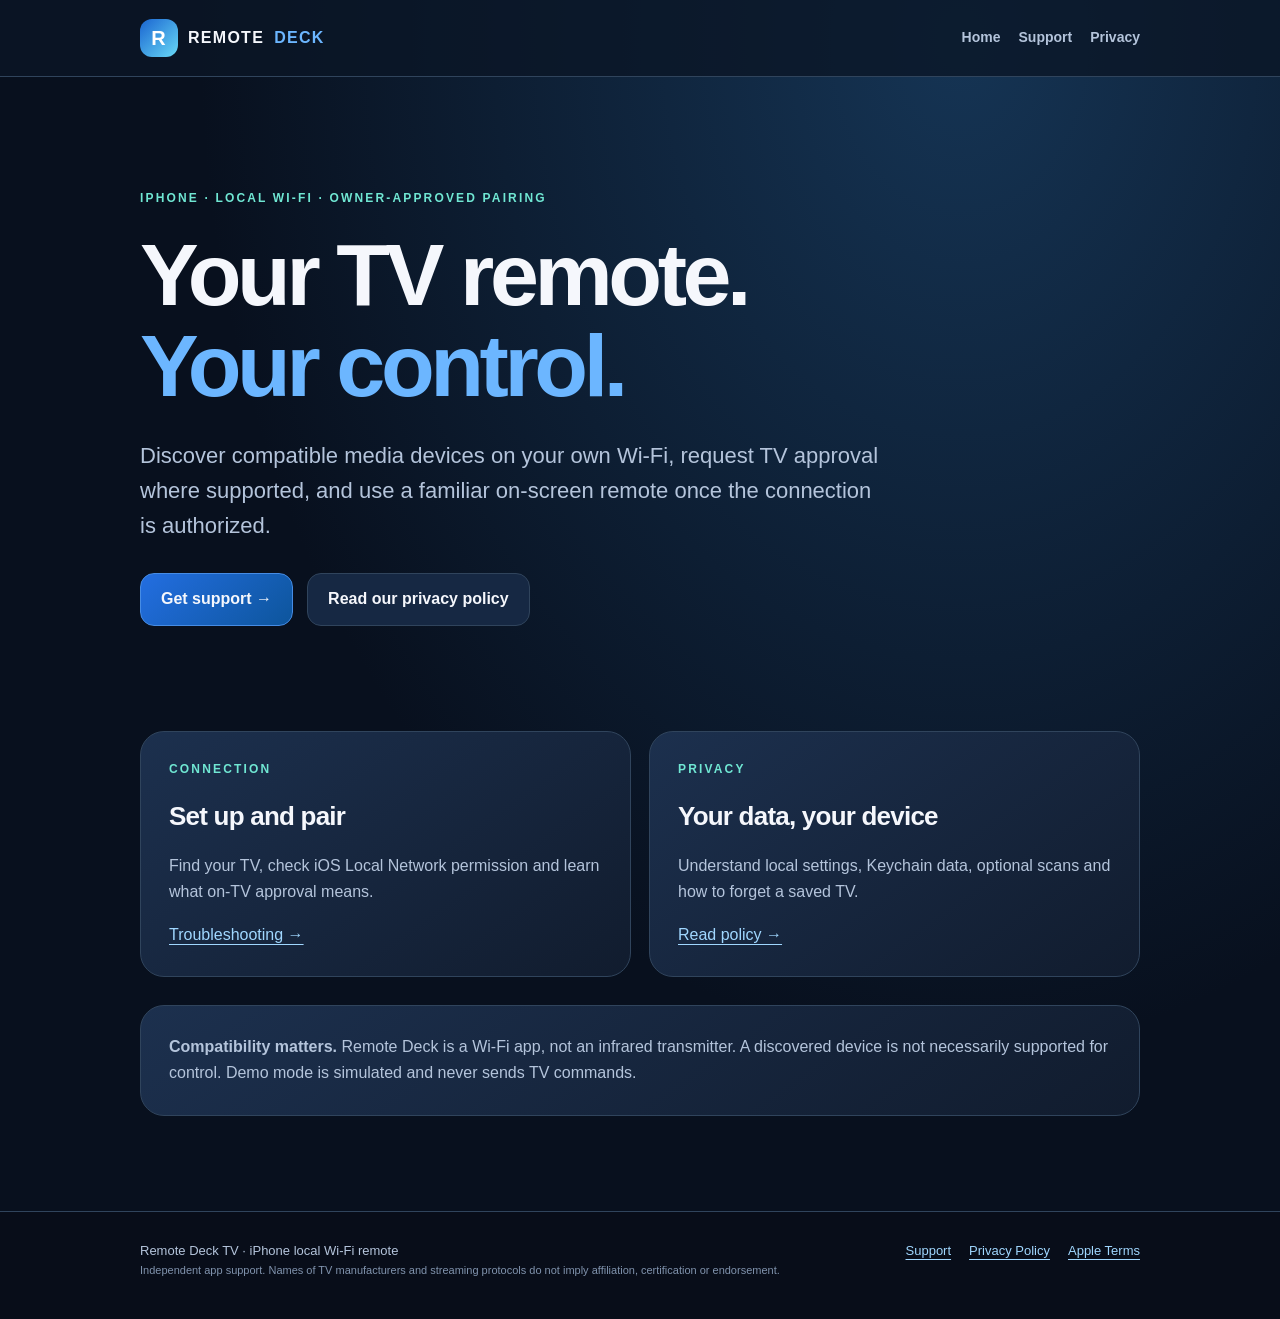
<file: index.html>
<!doctype html><html lang="en"><head><meta charset="utf-8"><meta name="viewport" content="width=device-width,initial-scale=1">
<meta name="theme-color" content="#0a101d"><meta name="description" content="Support, privacy and troubleshooting for Remote Deck TV.">
<link rel="canonical" href="https://l1gh7c0d35.github.io/tv-remote-support/index.html"><link rel="icon" href="favicon.png"><link rel="stylesheet" href="style.css">
<title>Welcome | Remote Deck TV</title></head><body>
<a class="skip" href="#main">Skip to content</a><header class="bar"><div class="wrap bar-inner">
<a class="brand" href="index.html"><span class="brand-icon">R</span>REMOTE <b>DECK</b></a>
<nav aria-label="Site"><a href="index.html">Home</a><a href="support.html">Support</a><a href="privacy.html">Privacy</a></nav>
</div></header><main id="main" class="wrap">
<section class="hero"><div class="eyebrow">IPHONE &middot; LOCAL WI-FI &middot; OWNER-APPROVED PAIRING</div>
<h1>Your TV remote.<br><em>Your control.</em></h1>
<p class="lead">Discover compatible media devices on your own Wi-Fi, request TV approval where supported, and use a familiar on-screen remote once the connection is authorized.</p>
<div class="actions"><a class="action primary" href="support.html">Get support &rarr;</a><a class="action" href="privacy.html">Read our privacy policy</a></div></section>
<section class="tiles" aria-label="Resources"><article class="tile"><div class="eyebrow">CONNECTION</div><h2>Set up and pair</h2><p>Find your TV, check iOS Local Network permission and learn what on-TV approval means.</p><a href="support.html">Troubleshooting &rarr;</a></article>
<article class="tile"><div class="eyebrow">PRIVACY</div><h2>Your data, your device</h2><p>Understand local settings, Keychain data, optional scans and how to forget a saved TV.</p><a href="privacy.html">Read policy &rarr;</a></article></section>
<section class="notice"><strong>Compatibility matters.</strong> Remote Deck is a Wi-Fi app, not an infrared transmitter. A discovered device is not necessarily supported for control. Demo mode is simulated and never sends TV commands.</section>
</main><footer class="footer"><div class="wrap footer-inner"><span>Remote Deck TV &middot; iPhone local Wi-Fi remote</span>
<div><a href="support.html">Support</a><a href="privacy.html">Privacy Policy</a><a href="https://www.apple.com/legal/internet-services/itunes/dev/stdeula/">Apple Terms</a></div></div>
<p class="wrap tiny">Independent app support. Names of TV manufacturers and streaming protocols do not imply affiliation, certification or endorsement.</p>
</footer></body></html>
</file>
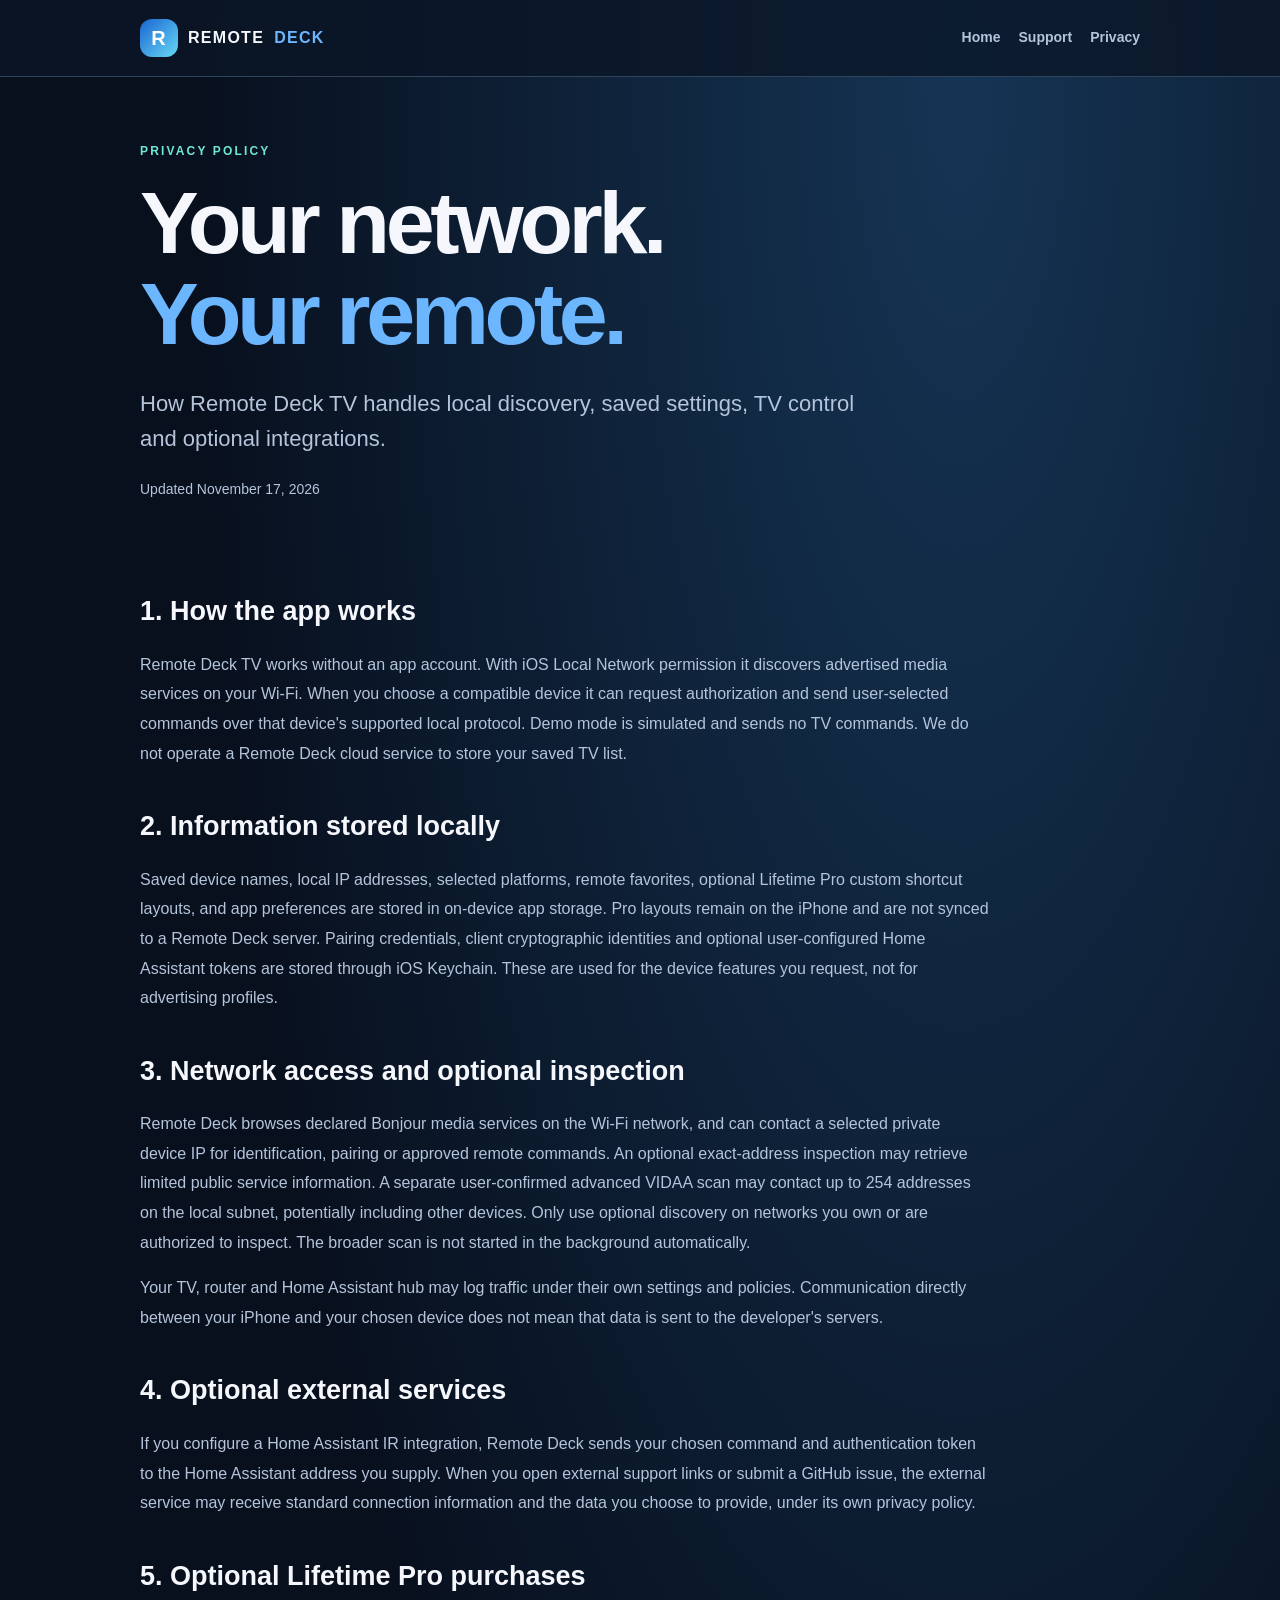
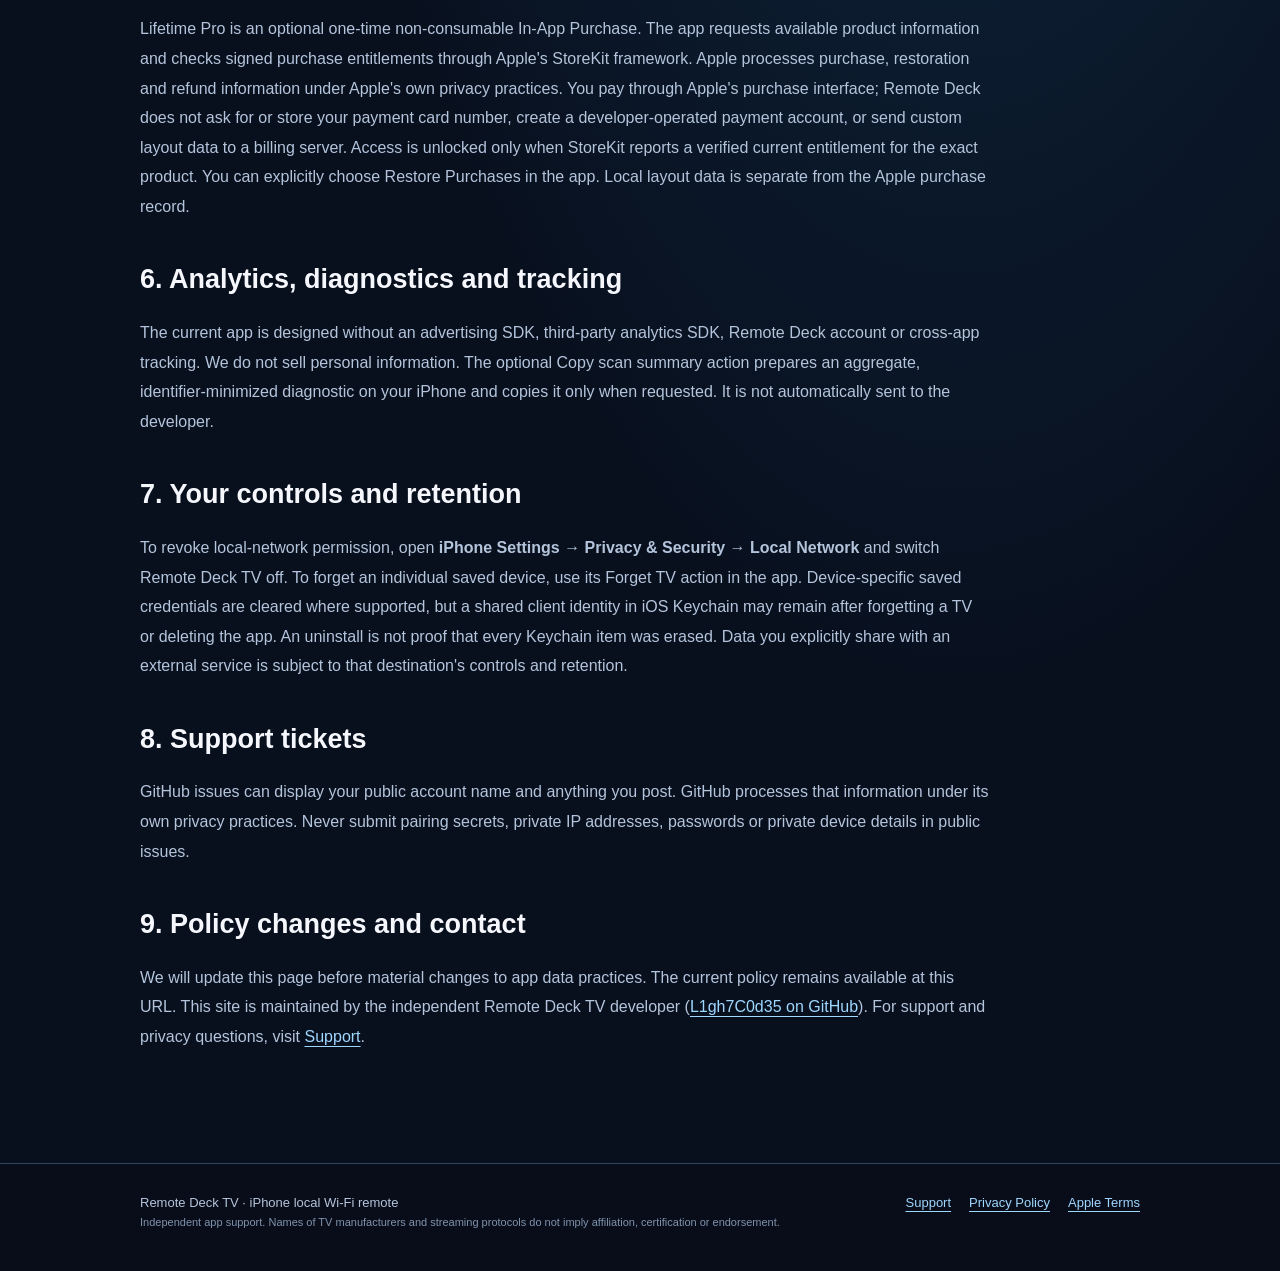
<file: privacy.html>
<!doctype html><html lang="en"><head><meta charset="utf-8"><meta name="viewport" content="width=device-width,initial-scale=1">
<meta name="theme-color" content="#0a101d"><meta name="description" content="Privacy Policy for Remote Deck TV: on-device settings, TV pairing and local-network access.">
<link rel="canonical" href="https://l1gh7c0d35.github.io/tv-remote-support/privacy.html"><link rel="icon" href="favicon.png"><link rel="stylesheet" href="style.css">
<title>Privacy Policy | Remote Deck TV</title></head><body>
<a class="skip" href="#main">Skip to content</a><header class="bar"><div class="wrap bar-inner">
<a class="brand" href="index.html"><span class="brand-icon">R</span>REMOTE <b>DECK</b></a>
<nav aria-label="Site"><a href="index.html">Home</a><a href="support.html">Support</a><a href="privacy.html">Privacy</a></nav>
</div></header><main id="main" class="wrap">
<section class="heading"><div class="eyebrow">PRIVACY POLICY</div><h1>Your network.<br><em>Your remote.</em></h1>
<p class="lead">How Remote Deck TV handles local discovery, saved settings, TV control and optional integrations.</p>
<p class="date">Updated November 17, 2026</p></section>
<div class="policy">
<h2>1. How the app works</h2>
<p>Remote Deck TV works without an app account. With iOS Local Network permission it discovers advertised media services on your Wi-Fi. When you choose a compatible device it can request authorization and send user-selected commands over that device's supported local protocol. Demo mode is simulated and sends no TV commands. We do not operate a Remote Deck cloud service to store your saved TV list.</p>
<h2>2. Information stored locally</h2>
<p>Saved device names, local IP addresses, selected platforms, remote favorites, optional Lifetime Pro custom shortcut layouts, and app preferences are stored in on-device app storage. Pro layouts remain on the iPhone and are not synced to a Remote Deck server. Pairing credentials, client cryptographic identities and optional user-configured Home Assistant tokens are stored through iOS Keychain. These are used for the device features you request, not for advertising profiles.</p>
<h2>3. Network access and optional inspection</h2>
<p>Remote Deck browses declared Bonjour media services on the Wi-Fi network, and can contact a selected private device IP for identification, pairing or approved remote commands. An optional exact-address inspection may retrieve limited public service information. A separate user-confirmed advanced VIDAA scan may contact up to 254 addresses on the local subnet, potentially including other devices. Only use optional discovery on networks you own or are authorized to inspect. The broader scan is not started in the background automatically.</p>
<p>Your TV, router and Home Assistant hub may log traffic under their own settings and policies. Communication directly between your iPhone and your chosen device does not mean that data is sent to the developer's servers.</p>
<h2>4. Optional external services</h2>
<p>If you configure a Home Assistant IR integration, Remote Deck sends your chosen command and authentication token to the Home Assistant address you supply. When you open external support links or submit a GitHub issue, the external service may receive standard connection information and the data you choose to provide, under its own privacy policy.</p>
<h2>5. Optional Lifetime Pro purchases</h2>
<p>Lifetime Pro is an optional one-time non-consumable In-App Purchase. The app requests available product information and checks signed purchase entitlements through Apple's StoreKit framework. Apple processes purchase, restoration and refund information under Apple's own privacy practices. You pay through Apple's purchase interface; Remote Deck does not ask for or store your payment card number, create a developer-operated payment account, or send custom layout data to a billing server. Access is unlocked only when StoreKit reports a verified current entitlement for the exact product. You can explicitly choose Restore Purchases in the app. Local layout data is separate from the Apple purchase record.</p>
<h2>6. Analytics, diagnostics and tracking</h2>
<p>The current app is designed without an advertising SDK, third-party analytics SDK, Remote Deck account or cross-app tracking. We do not sell personal information. The optional Copy scan summary action prepares an aggregate, identifier-minimized diagnostic on your iPhone and copies it only when requested. It is not automatically sent to the developer.</p>
<h2>7. Your controls and retention</h2>
<p>To revoke local-network permission, open <strong>iPhone Settings &rarr; Privacy &amp; Security &rarr; Local Network</strong> and switch Remote Deck TV off. To forget an individual saved device, use its Forget TV action in the app. Device-specific saved credentials are cleared where supported, but a shared client identity in iOS Keychain may remain after forgetting a TV or deleting the app. An uninstall is not proof that every Keychain item was erased. Data you explicitly share with an external service is subject to that destination's controls and retention.</p>
<h2>8. Support tickets</h2>
<p>GitHub issues can display your public account name and anything you post. GitHub processes that information under its own privacy practices. Never submit pairing secrets, private IP addresses, passwords or private device details in public issues.</p>
<h2>9. Policy changes and contact</h2>
<p>We will update this page before material changes to app data practices. The current policy remains available at this URL. This site is maintained by the independent Remote Deck TV developer (<a href="https://github.com/L1gh7C0d35">L1gh7C0d35 on GitHub</a>). For support and privacy questions, visit <a href="support.html">Support</a>.</p>
</div>
</main><footer class="footer"><div class="wrap footer-inner"><span>Remote Deck TV &middot; iPhone local Wi-Fi remote</span>
<div><a href="support.html">Support</a><a href="privacy.html">Privacy Policy</a><a href="https://www.apple.com/legal/internet-services/itunes/dev/stdeula/">Apple Terms</a></div></div>
<p class="wrap tiny">Independent app support. Names of TV manufacturers and streaming protocols do not imply affiliation, certification or endorsement.</p>
</footer></body></html>
</file>
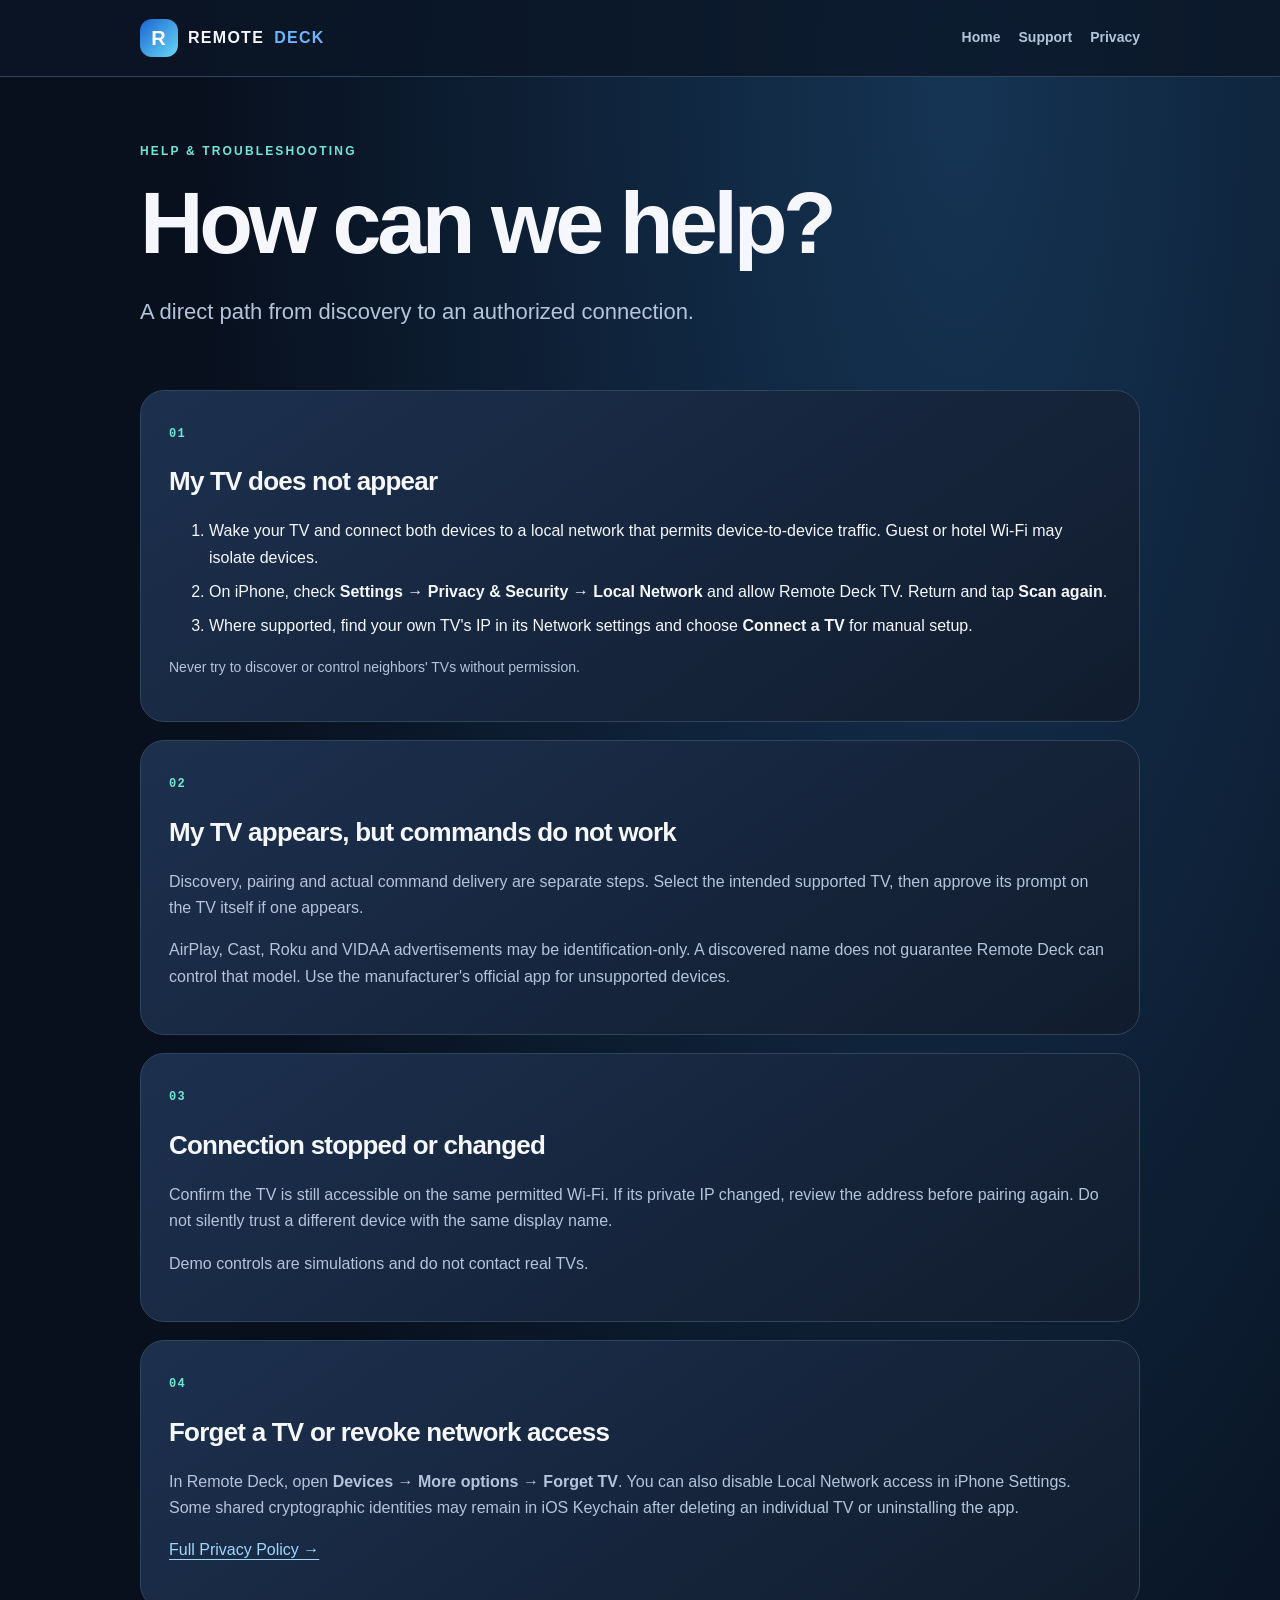
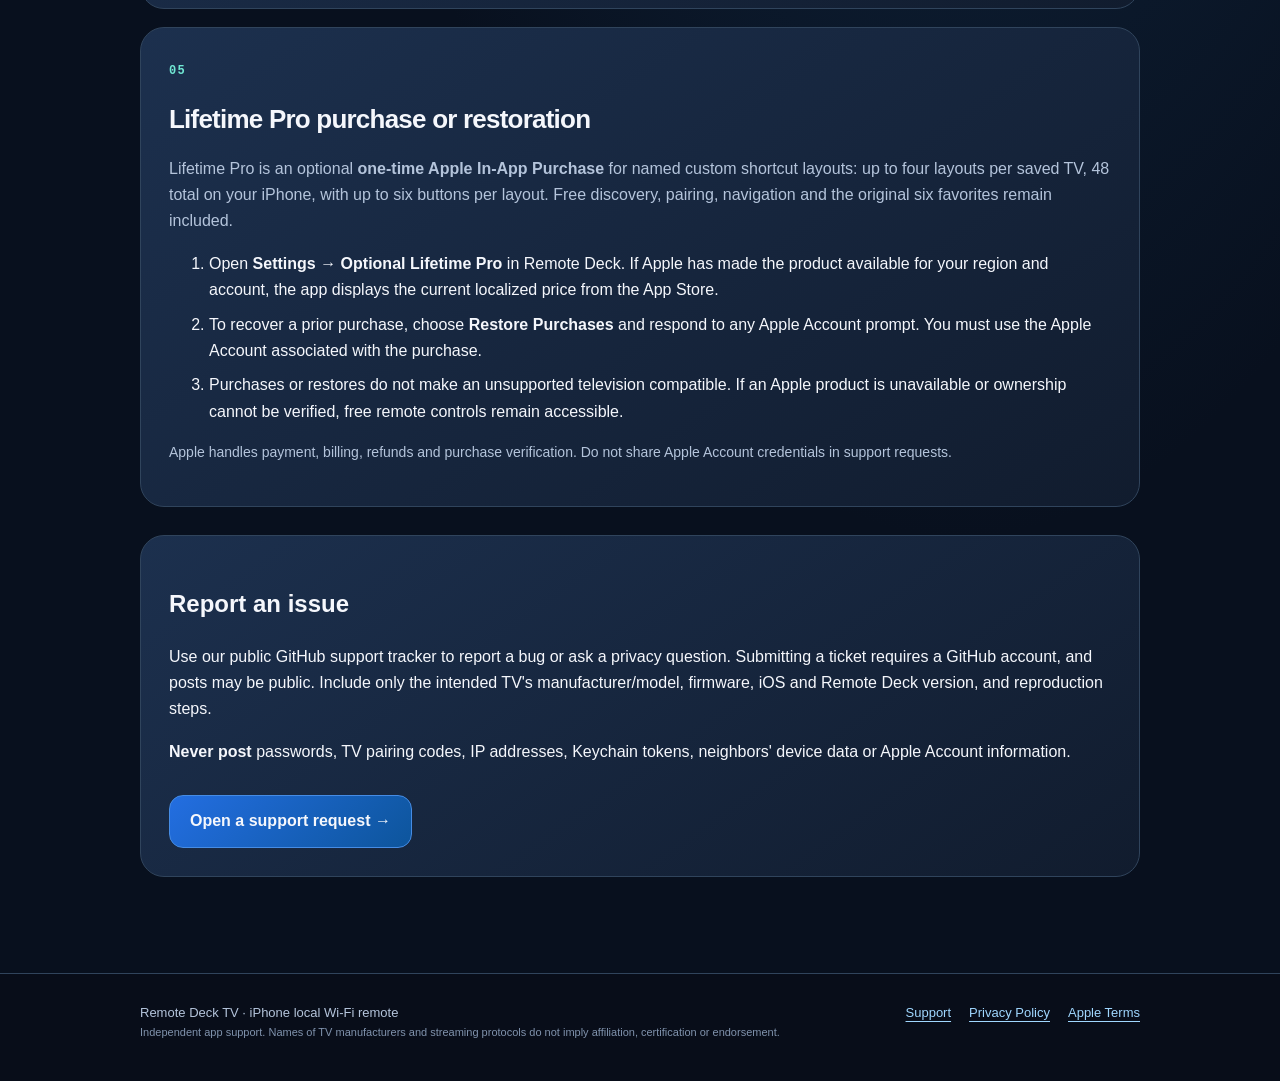
<file: support.html>
<!doctype html><html lang="en"><head><meta charset="utf-8"><meta name="viewport" content="width=device-width,initial-scale=1">
<meta name="theme-color" content="#0a101d"><meta name="description" content="Help with discovery, Local Network permission and TV pairing in Remote Deck TV.">
<link rel="canonical" href="https://l1gh7c0d35.github.io/tv-remote-support/support.html"><link rel="icon" href="favicon.png"><link rel="stylesheet" href="style.css">
<title>Support | Remote Deck TV</title></head><body>
<a class="skip" href="#main">Skip to content</a><header class="bar"><div class="wrap bar-inner">
<a class="brand" href="index.html"><span class="brand-icon">R</span>REMOTE <b>DECK</b></a>
<nav aria-label="Site"><a href="index.html">Home</a><a href="support.html">Support</a><a href="privacy.html">Privacy</a></nav>
</div></header><main id="main" class="wrap">
<section class="heading"><div class="eyebrow">HELP &amp; TROUBLESHOOTING</div><h1>How can we help?</h1><p class="lead">A direct path from discovery to an authorized connection.</p></section>
<div class="stack">
<section class="panel"><span class="step">01</span><h2>My TV does not appear</h2>
<ol><li>Wake your TV and connect both devices to a local network that permits device-to-device traffic. Guest or hotel Wi-Fi may isolate devices.</li>
<li>On iPhone, check <strong>Settings &rarr; Privacy &amp; Security &rarr; Local Network</strong> and allow Remote Deck TV. Return and tap <strong>Scan again</strong>.</li>
<li>Where supported, find your own TV's IP in its Network settings and choose <strong>Connect a TV</strong> for manual setup.</li></ol>
<p class="hint">Never try to discover or control neighbors' TVs without permission.</p></section>
<section class="panel"><span class="step">02</span><h2>My TV appears, but commands do not work</h2>
<p>Discovery, pairing and actual command delivery are separate steps. Select the intended supported TV, then approve its prompt on the TV itself if one appears.</p>
<p>AirPlay, Cast, Roku and VIDAA advertisements may be identification-only. A discovered name does not guarantee Remote Deck can control that model. Use the manufacturer's official app for unsupported devices.</p></section>
<section class="panel"><span class="step">03</span><h2>Connection stopped or changed</h2>
<p>Confirm the TV is still accessible on the same permitted Wi-Fi. If its private IP changed, review the address before pairing again. Do not silently trust a different device with the same display name.</p>
<p>Demo controls are simulations and do not contact real TVs.</p></section>
<section class="panel"><span class="step">04</span><h2>Forget a TV or revoke network access</h2>
<p>In Remote Deck, open <strong>Devices &rarr; More options &rarr; Forget TV</strong>. You can also disable Local Network access in iPhone Settings. Some shared cryptographic identities may remain in iOS Keychain after deleting an individual TV or uninstalling the app.</p>
<p><a href="privacy.html">Full Privacy Policy &rarr;</a></p></section>
<section class="panel"><span class="step">05</span><h2>Lifetime Pro purchase or restoration</h2>
<p>Lifetime Pro is an optional <strong>one-time Apple In-App Purchase</strong> for named custom shortcut layouts: up to four layouts per saved TV, 48 total on your iPhone, with up to six buttons per layout. Free discovery, pairing, navigation and the original six favorites remain included.</p>
<ol><li>Open <strong>Settings &rarr; Optional Lifetime Pro</strong> in Remote Deck. If Apple has made the product available for your region and account, the app displays the current localized price from the App Store.</li>
<li>To recover a prior purchase, choose <strong>Restore Purchases</strong> and respond to any Apple Account prompt. You must use the Apple Account associated with the purchase.</li>
<li>Purchases or restores do not make an unsupported television compatible. If an Apple product is unavailable or ownership cannot be verified, free remote controls remain accessible.</li></ol>
<p class="hint">Apple handles payment, billing, refunds and purchase verification. Do not share Apple Account credentials in support requests.</p></section>
</div>
<section class="contact"><h2>Report an issue</h2>
<p>Use our public GitHub support tracker to report a bug or ask a privacy question. Submitting a ticket requires a GitHub account, and posts may be public. Include only the intended TV's manufacturer/model, firmware, iOS and Remote Deck version, and reproduction steps.</p>
<p><strong>Never post</strong> passwords, TV pairing codes, IP addresses, Keychain tokens, neighbors' device data or Apple Account information.</p>
<a class="action primary" href="https://github.com/L1gh7C0d35/tv-remote-support/issues/new">Open a support request &rarr;</a></section>
</main><footer class="footer"><div class="wrap footer-inner"><span>Remote Deck TV &middot; iPhone local Wi-Fi remote</span>
<div><a href="support.html">Support</a><a href="privacy.html">Privacy Policy</a><a href="https://www.apple.com/legal/internet-services/itunes/dev/stdeula/">Apple Terms</a></div></div>
<p class="wrap tiny">Independent app support. Names of TV manufacturers and streaming protocols do not imply affiliation, certification or endorsement.</p>
</footer></body></html>
</file>
<file: style.css>
*{box-sizing:border-box}:root{color-scheme:dark;--bg:#08101e;--panel:#122037;--ink:#f5f7fc;--muted:#b4c4db;--stroke:#30445c;--accent:#6cb6ff}
html{scroll-behavior:smooth}body{margin:0;background:radial-gradient(ellipse at 75% 3%,#153454 0%,transparent 56%),var(--bg);color:var(--ink);font:16px/1.65 -apple-system,BlinkMacSystemFont,"Segoe UI",sans-serif}
a{color:#a0d7ff;text-underline-offset:4px}a:hover{color:#fff}a:focus-visible{outline:3px solid #9ee1c9;outline-offset:4px}.wrap{width:min(1000px,calc(100% - 40px));margin:auto}.skip{position:absolute;left:-1000px}.skip:focus{left:10px;top:10px;background:#10243c;padding:10px}
.bar{border-bottom:1px solid var(--stroke);background:#0b1626ca}.bar-inner{display:flex;align-items:center;justify-content:space-between;min-height:76px;gap:20px}.brand{display:flex;align-items:center;gap:10px;color:var(--ink);text-decoration:none;font-weight:750;letter-spacing:.08em}.brand b{color:var(--accent)}.brand-icon{display:grid;place-items:center;border-radius:12px;width:38px;height:38px;background:linear-gradient(135deg,#1a65d1,#68d9f6);color:#fff;font-size:20px}nav{display:flex;gap:18px}nav a{color:var(--muted);text-decoration:none;font-weight:650;font-size:14px}
.hero{padding:112px 0 75px;max-width:850px}.eyebrow{color:#70e7d3;font-size:12px;letter-spacing:.18em;font-weight:750}h1{font-size:clamp(48px,8vw,88px);letter-spacing:-.05em;line-height:1.04;margin:20px 0 26px}h1 em{font-style:normal;color:var(--accent)}.lead{font-size:clamp(17px,2vw,22px);color:var(--muted);max-width:750px;line-height:1.6}.actions{display:flex;gap:14px;flex-wrap:wrap;margin:30px 0}.action{min-height:48px;display:inline-flex;align-items:center;justify-content:center;padding:12px 20px;border:1px solid var(--stroke);border-radius:14px;color:var(--ink);background:#162843;text-decoration:none;font-weight:750}.action.primary{background:linear-gradient(135deg,#236ee1,#0d559c);border-color:#468ce4}.action:hover{background:#274060}
.tiles{display:grid;grid-template-columns:1fr 1fr;gap:18px}.tile,.panel,.contact,.notice{border:1px solid var(--stroke);background:linear-gradient(145deg,#1c304e,#111c2e);border-radius:24px;padding:28px}.tile h2,.panel h2{font-size:26px;letter-spacing:-.03em;line-height:1.16}.tile p,.panel p,.notice,.policy p{color:var(--muted)}.notice{margin:28px 0 95px}.heading{padding:65px 0 38px}.heading h1{margin-top:15px}.date{color:var(--muted);font-size:14px}.stack{display:grid;gap:18px}.step{font:750 12px ui-monospace,monospace;color:#70e7d3;letter-spacing:.1em}li{margin:8px 0}.hint{font-size:14px}.contact{margin:28px 0 96px}.contact .action{margin-top:14px}.policy{max-width:850px;padding-bottom:95px}.policy h2{font-size:27px;margin-top:36px;margin-bottom:8px}.policy p{line-height:1.85}.footer{border-top:1px solid var(--stroke);padding:28px 0 40px;background:#080d19}.footer-inner{display:flex;gap:18px;flex-wrap:wrap;justify-content:space-between;color:var(--muted);font-size:13px}.footer-inner div{display:flex;gap:18px}.tiny{font-size:11px;color:#8093ad}
@media(max-width:650px){.bar-inner{flex-direction:column;align-items:flex-start;gap:8px;padding:14px 0}.hero{padding:67px 0 36px}.heading{padding:40px 0 18px}.tiles{grid-template-columns:1fr}nav{flex-wrap:wrap}h1{font-size:50px}}
@media(prefers-reduced-motion:reduce){html{scroll-behavior:auto}}
</file>
